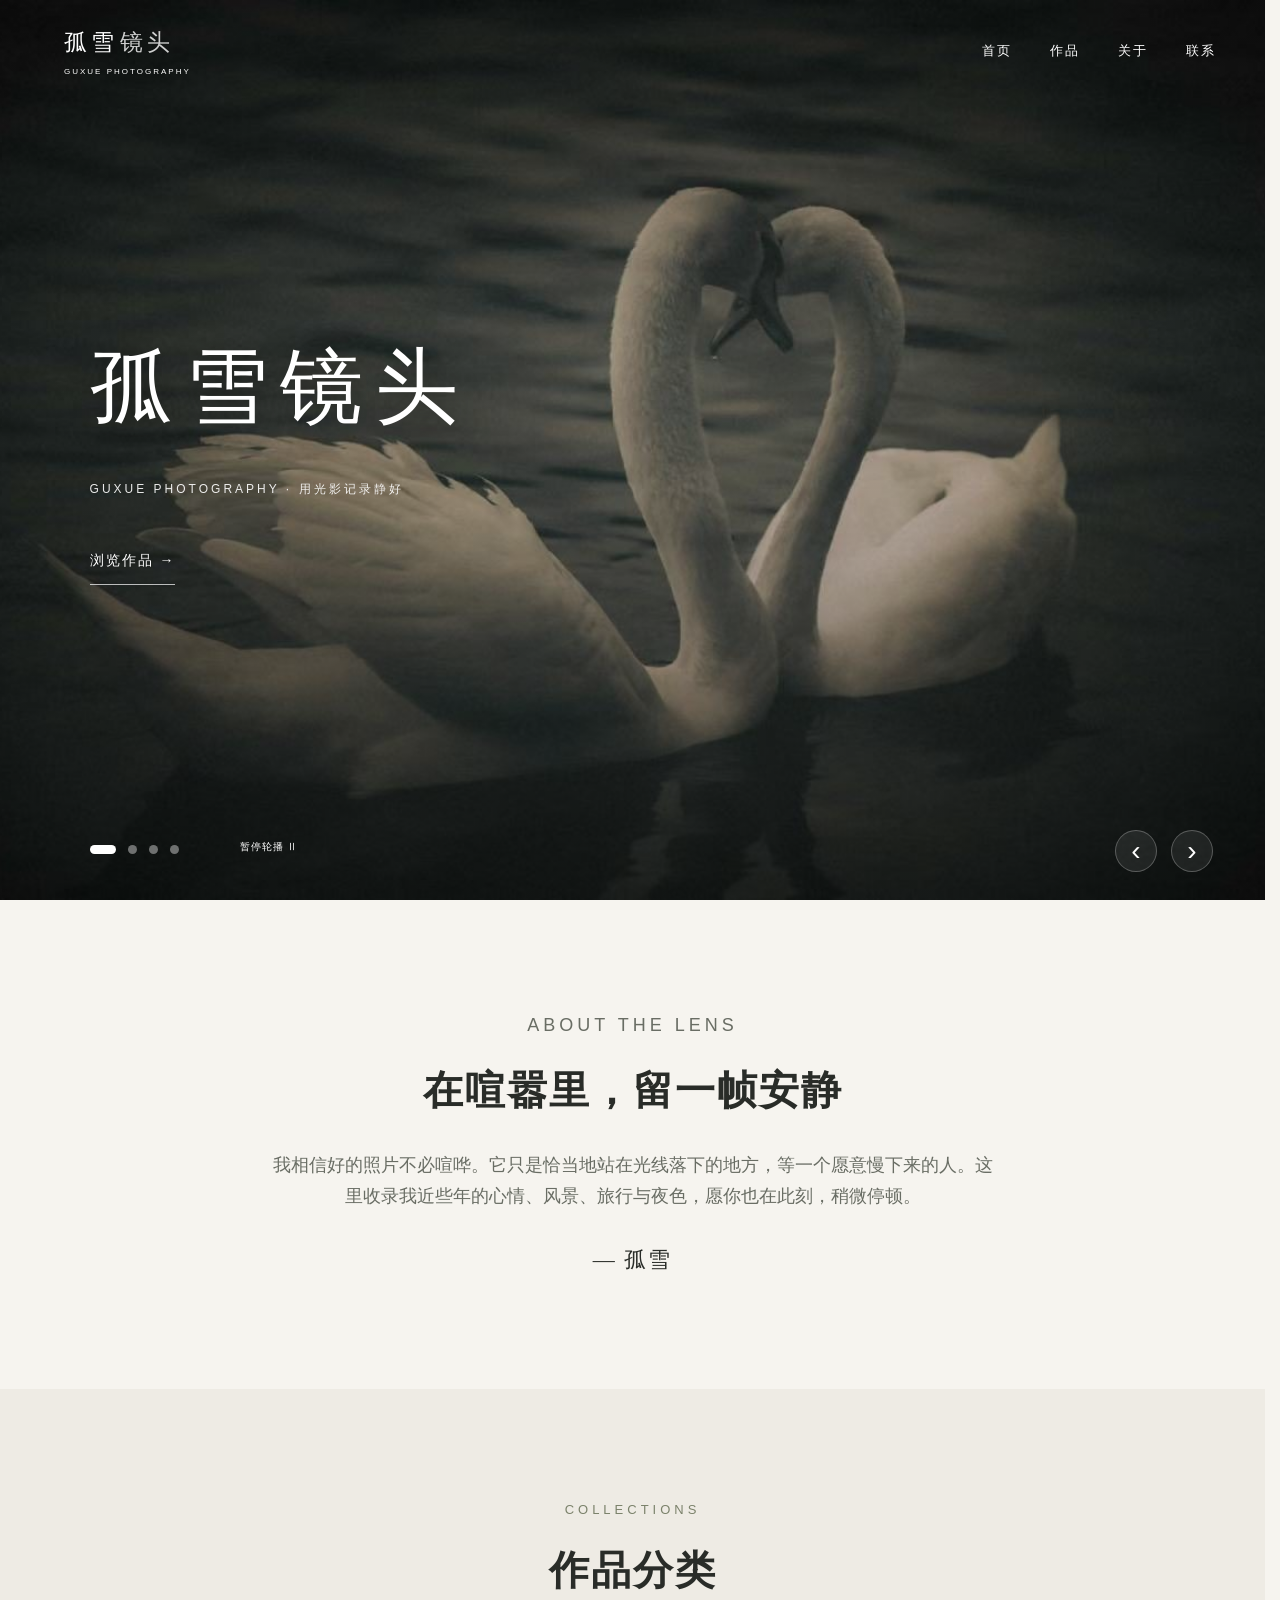
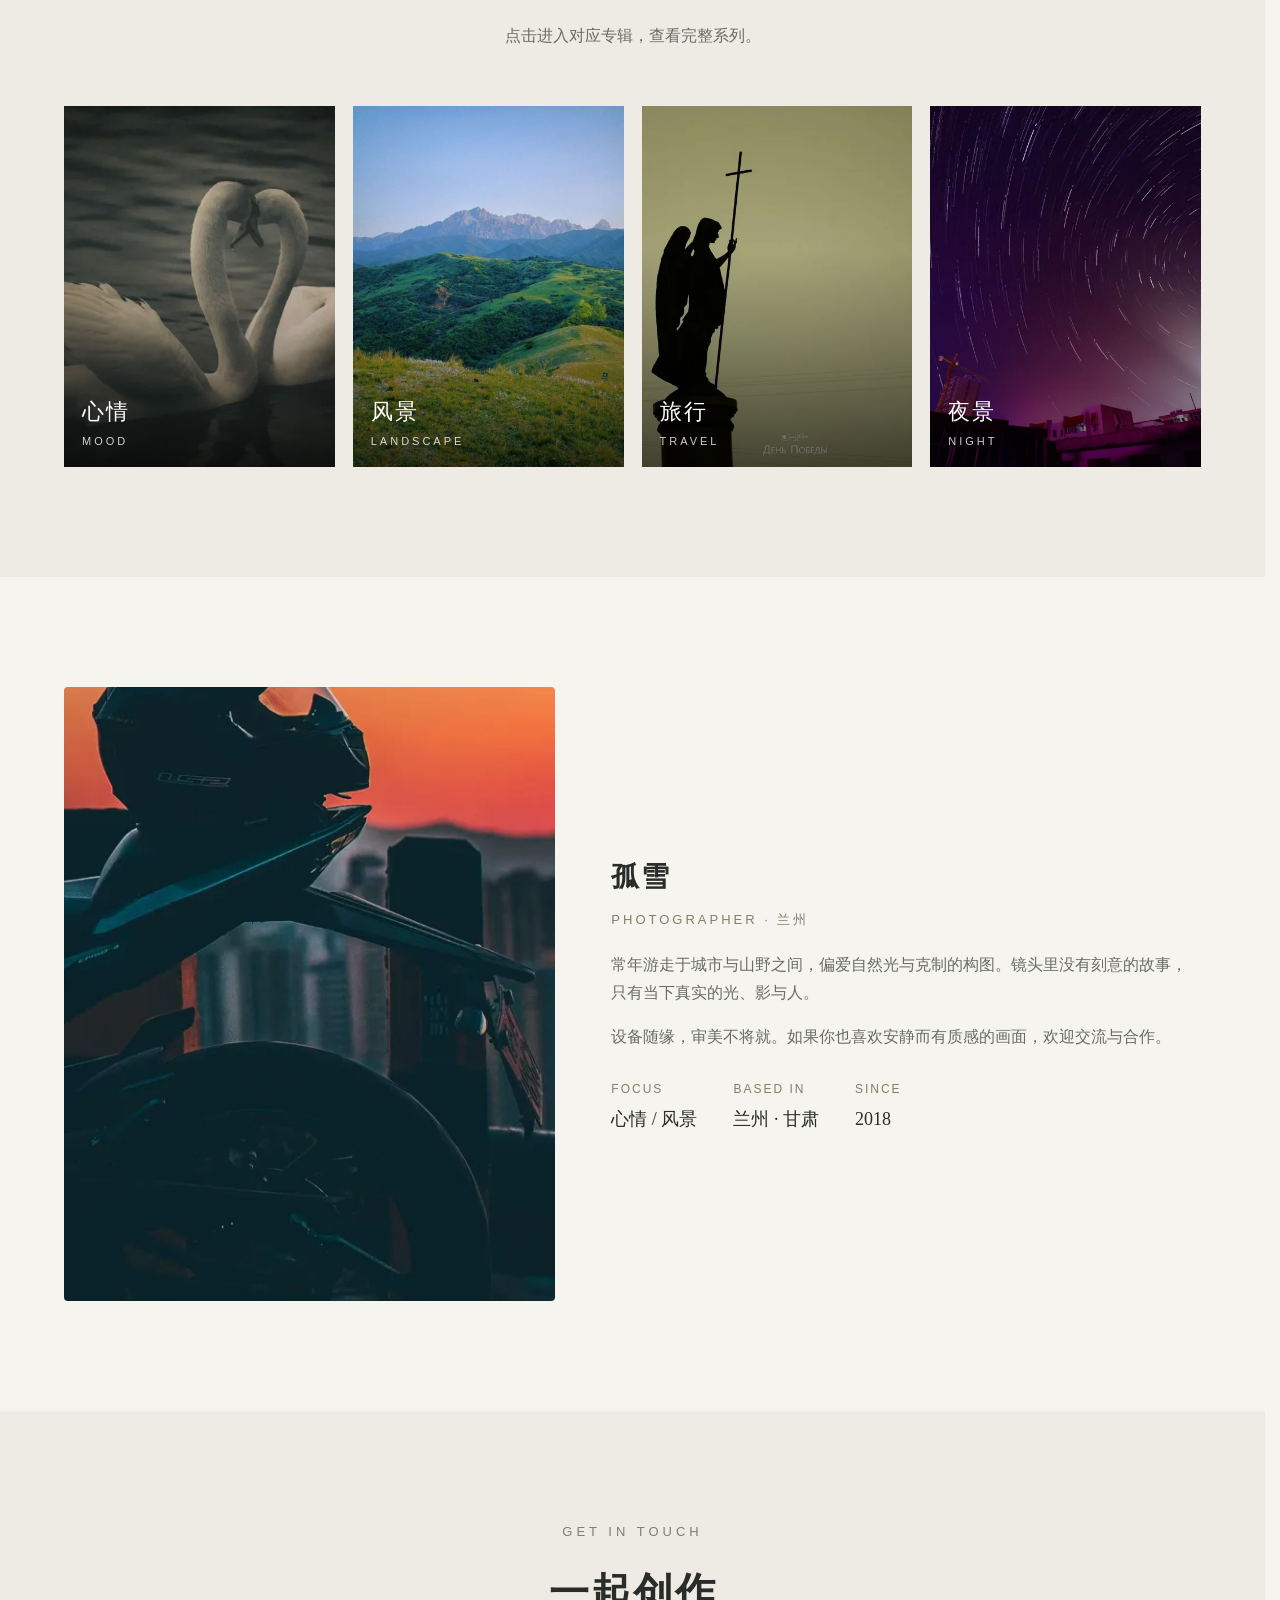
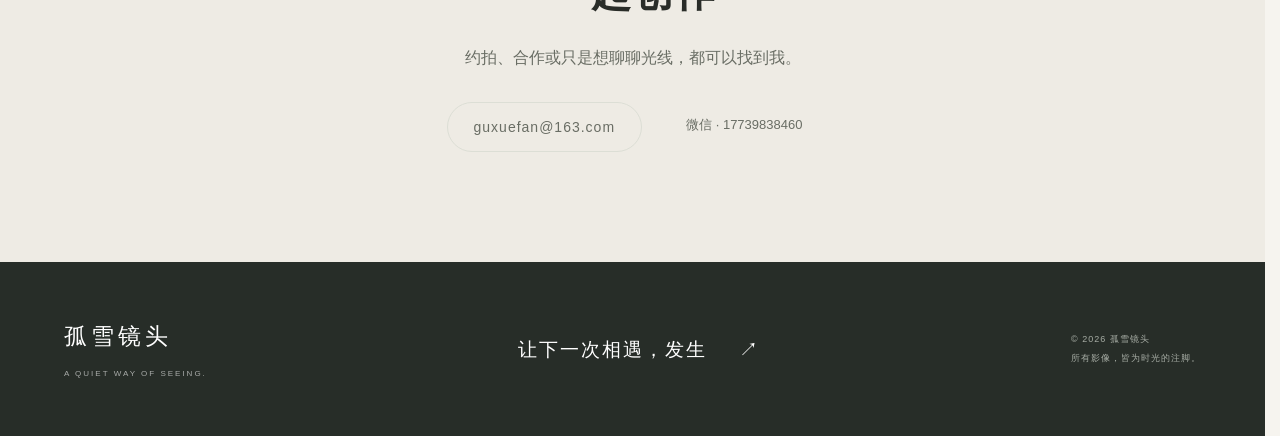
<file: index.html>
<!DOCTYPE html>
<html lang="zh-CN">
<head>
  <meta charset="UTF-8">
  <meta name="viewport" content="width=device-width, initial-scale=1.0, viewport-fit=cover">
  <title>孤雪镜头 | Guxue Photography</title>
  <meta name="description" content="孤雪镜头 — 简约唯美的个人摄影作品集，涵盖心情、风景、旅行与夜景。">
  <meta property="og:title" content="孤雪镜头 | Guxue Photography">
  <meta property="og:description" content="简约唯美的个人摄影作品集，涵盖心情、风景、旅行与夜景。">
  <meta property="og:type" content="website">
  <meta name="theme-color" content="#1A1A1A">
  <link rel="stylesheet" href="css/style.css">
</head>
<body class="home-page">

  <!-- 导航 -->
  <header class="nav" id="nav">
    <div class="container nav__inner">
      <a href="index.html" class="nav__logo">孤雪<span>镜头</span><small>GUXUE PHOTOGRAPHY</small></a>
      <nav class="nav__links" id="navLinks" aria-label="主导航">
        <a href="#home">首页</a>
        <a href="gallery.html">作品</a>
        <a href="#about">关于</a>
        <a href="#contact">联系</a>
      </nav>
      <button class="nav__toggle" id="navToggle" aria-label="打开菜单" aria-controls="navLinks" aria-expanded="false">☰</button>
    </div>
  </header>

  <!-- 首屏轮播（图片放 images/hero/1.jpg ~ 4.jpg） -->
  <section class="hero" id="home">
    <div class="hero__slides" id="heroSlides">
      <div class="hero__slide is-active"><img src="images/hero/1.jpg" alt="孤雪镜头作品"></div>
      <div class="hero__slide"><img src="images/hero/2.jpg" alt="孤雪镜头作品"></div>
      <div class="hero__slide"><img src="images/hero/3.jpg" alt="孤雪镜头作品"></div>
      <div class="hero__slide"><img src="images/hero/4.jpg" alt="孤雪镜头作品"></div>
    </div>
    <button class="hero__arrow hero__arrow--prev" id="heroPrev" aria-label="上一张">‹</button>
    <button class="hero__arrow hero__arrow--next" id="heroNext" aria-label="下一张">›</button>
    <div class="hero__dots" id="heroDots"></div>
    <button class="hero-pause" id="heroPause" aria-pressed="false">暂停轮播 Ⅱ</button>
    <div class="hero__title">
      <h1>孤雪镜头</h1>
      <p class="hero__sub">Guxue Photography · 用光影记录静好</p>
      <a href="gallery.html" class="btn">浏览作品 →</a>
    </div>
  </section>

  <!-- 简介 -->
  <section class="section intro">
    <div class="container reveal">
      <p class="section__kicker">About the lens</p>
      <h2 class="section__title">在喧嚣里，留一帧安静</h2>
      <p style="margin-top:24px;">我相信好的照片不必喧哗。它只是恰当地站在光线落下的地方，等一个愿意慢下来的人。这里收录我近些年的心情、风景、旅行与夜色，愿你也在此刻，稍微停顿。</p>
      <p class="signature">— 孤雪</p>
    </div>
  </section>

  <!-- 分类预览（图片放 images/thumbs/mood/1.webp 等） -->
  <section class="section section--alt">
    <div class="container">
      <div class="section__head reveal">
        <p class="section__kicker">Collections</p>
        <h2 class="section__title">作品分类</h2>
        <p class="section__desc">点击进入对应专辑，查看完整系列。</p>
      </div>
      <div class="cats reveal">
        <a class="cat-card" href="gallery.html?cat=mood">
          <img src="images/thumbs/mood/1.webp" alt="心情" loading="lazy">
          <div class="cat-card__label"><div class="zh">心情</div><div class="en">Mood</div></div>
        </a>
        <a class="cat-card" href="gallery.html?cat=landscape">
          <img src="images/thumbs/landscape/1.webp" alt="风景" loading="lazy">
          <div class="cat-card__label"><div class="zh">风景</div><div class="en">Landscape</div></div>
        </a>
        <a class="cat-card" href="gallery.html?cat=travel">
          <img src="images/thumbs/travel/1.webp" alt="旅行" loading="lazy">
          <div class="cat-card__label"><div class="zh">旅行</div><div class="en">Travel</div></div>
        </a>
        <a class="cat-card" href="gallery.html?cat=night">
          <img src="images/thumbs/night/1.webp" alt="夜景" loading="lazy">
          <div class="cat-card__label"><div class="zh">夜景</div><div class="en">Night</div></div>
        </a>
      </div>
    </div>
  </section>

  <!-- 关于（图片放 images/thumbs/mood/14.webp） -->
  <section class="section" id="about">
    <div class="container about reveal">
      <div class="about__photo">
        <img src="images/thumbs/mood/14.webp" alt="孤雪的摄影作品：镜头与光影" loading="lazy">
      </div>
      <div class="about__body">
        <h3>孤雪</h3>
        <p class="role">Photographer · 兰州</p>
        <p>常年游走于城市与山野之间，偏爱自然光与克制的构图。镜头里没有刻意的故事，只有当下真实的光、影与人。</p>
        <p>设备随缘，审美不将就。如果你也喜欢安静而有质感的画面，欢迎交流与合作。</p>
        <div class="about__meta">
          <div><span class="k">Focus</span><span class="v">心情 / 风景</span></div>
          <div><span class="k">Based in</span><span class="v">兰州 · 甘肃</span></div>
          <div><span class="k">Since</span><span class="v">2018</span></div>
        </div>
      </div>
    </div>
  </section>

  <!-- 联系 -->
  <section class="section section--alt contact" id="contact">
    <div class="container reveal">
      <p class="section__kicker">Get in touch</p>
      <h2 class="section__title">一起创作</h2>
      <p class="section__desc">约拍、合作或只是想聊聊光线，都可以找到我。</p>
      <div class="contact__links">
        <a href="mailto:guxuefan@163.com">guxuefan@163.com</a>
        <span class="contact-note">微信 · 17739838460</span>
      </div>
    </div>
  </section>

  <!-- 页脚 -->
  <footer class="footer"><div class="container footer__inner"><div><div class="footer__logo">孤雪镜头</div><div class="footer__tag">A QUIET WAY OF SEEING.</div></div><a class="footer__contact" href="#contact">让下一次相遇，发生 <span>↗</span></a><div class="footer__copy">© 2026 孤雪镜头<br>所有影像，皆为时光的注脚。</div></div></footer>

  <script src="js/main.js"></script>
</body>
</html>
</file>
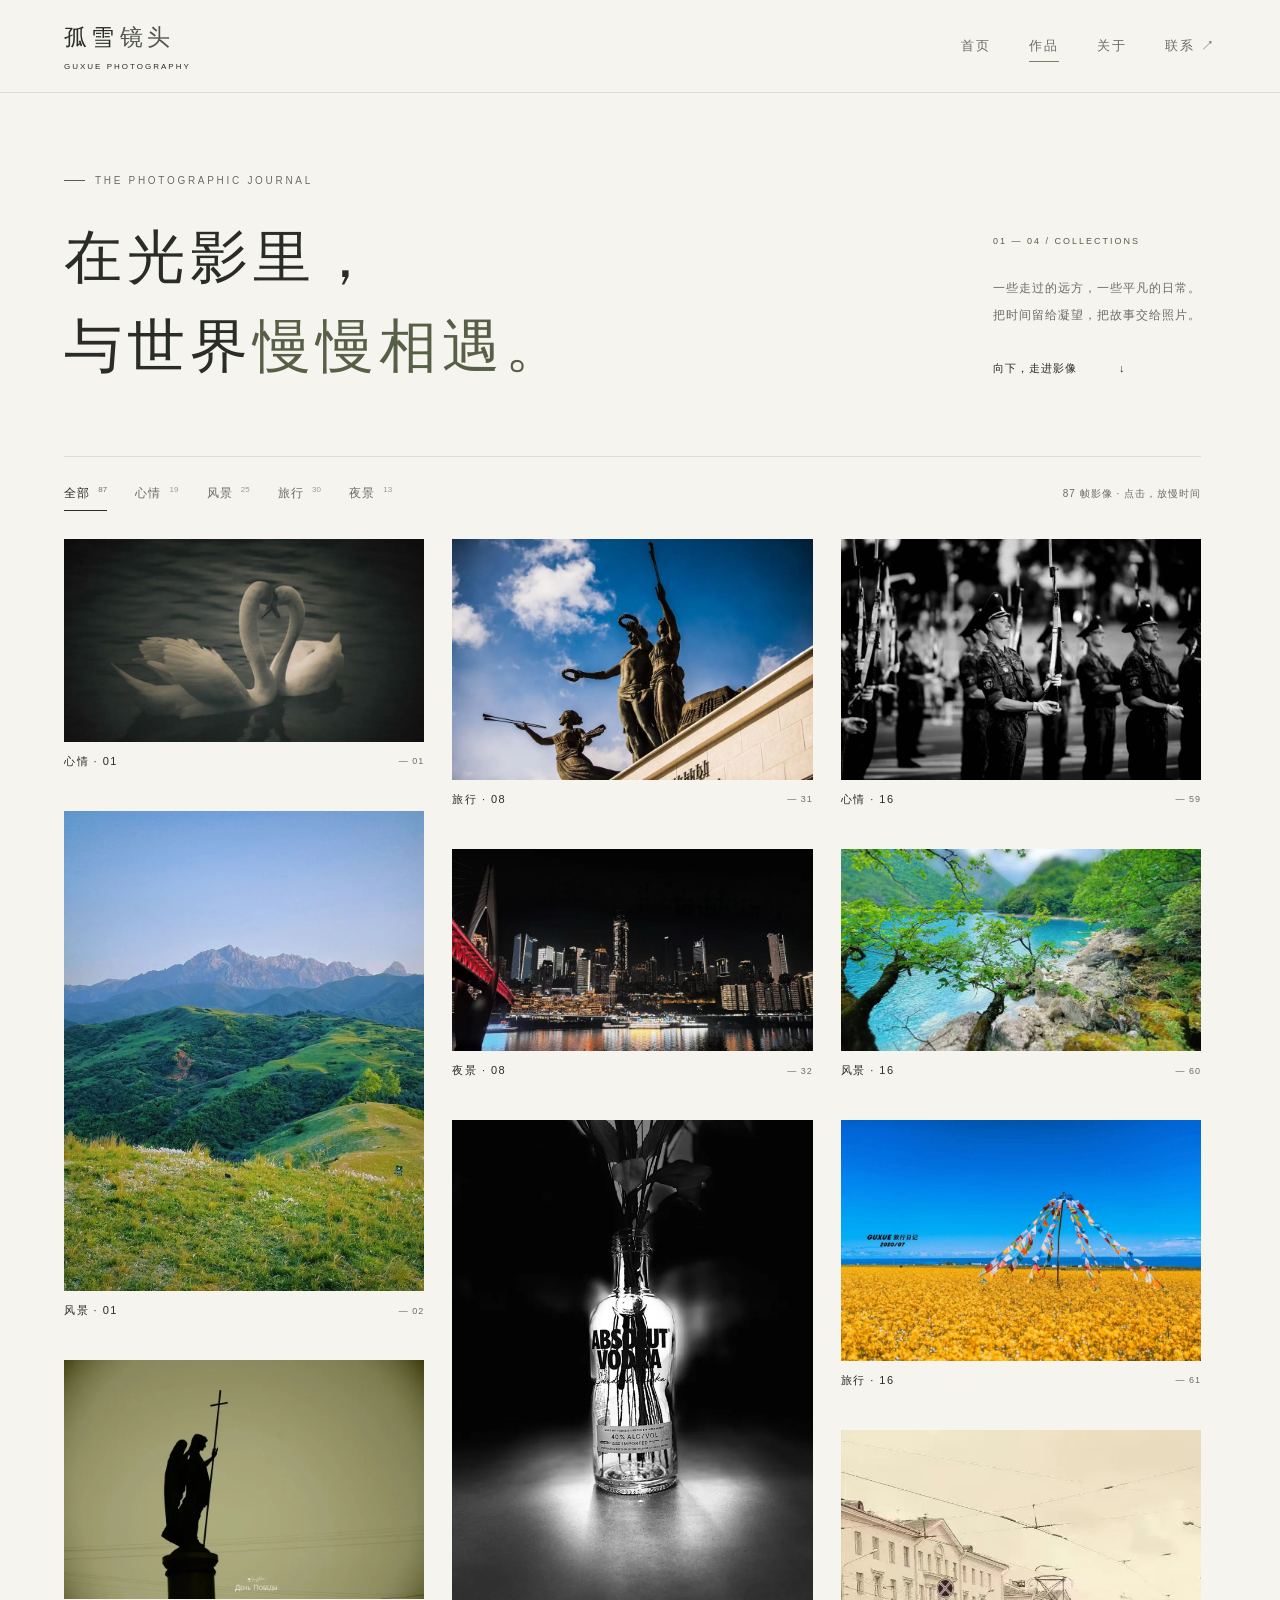
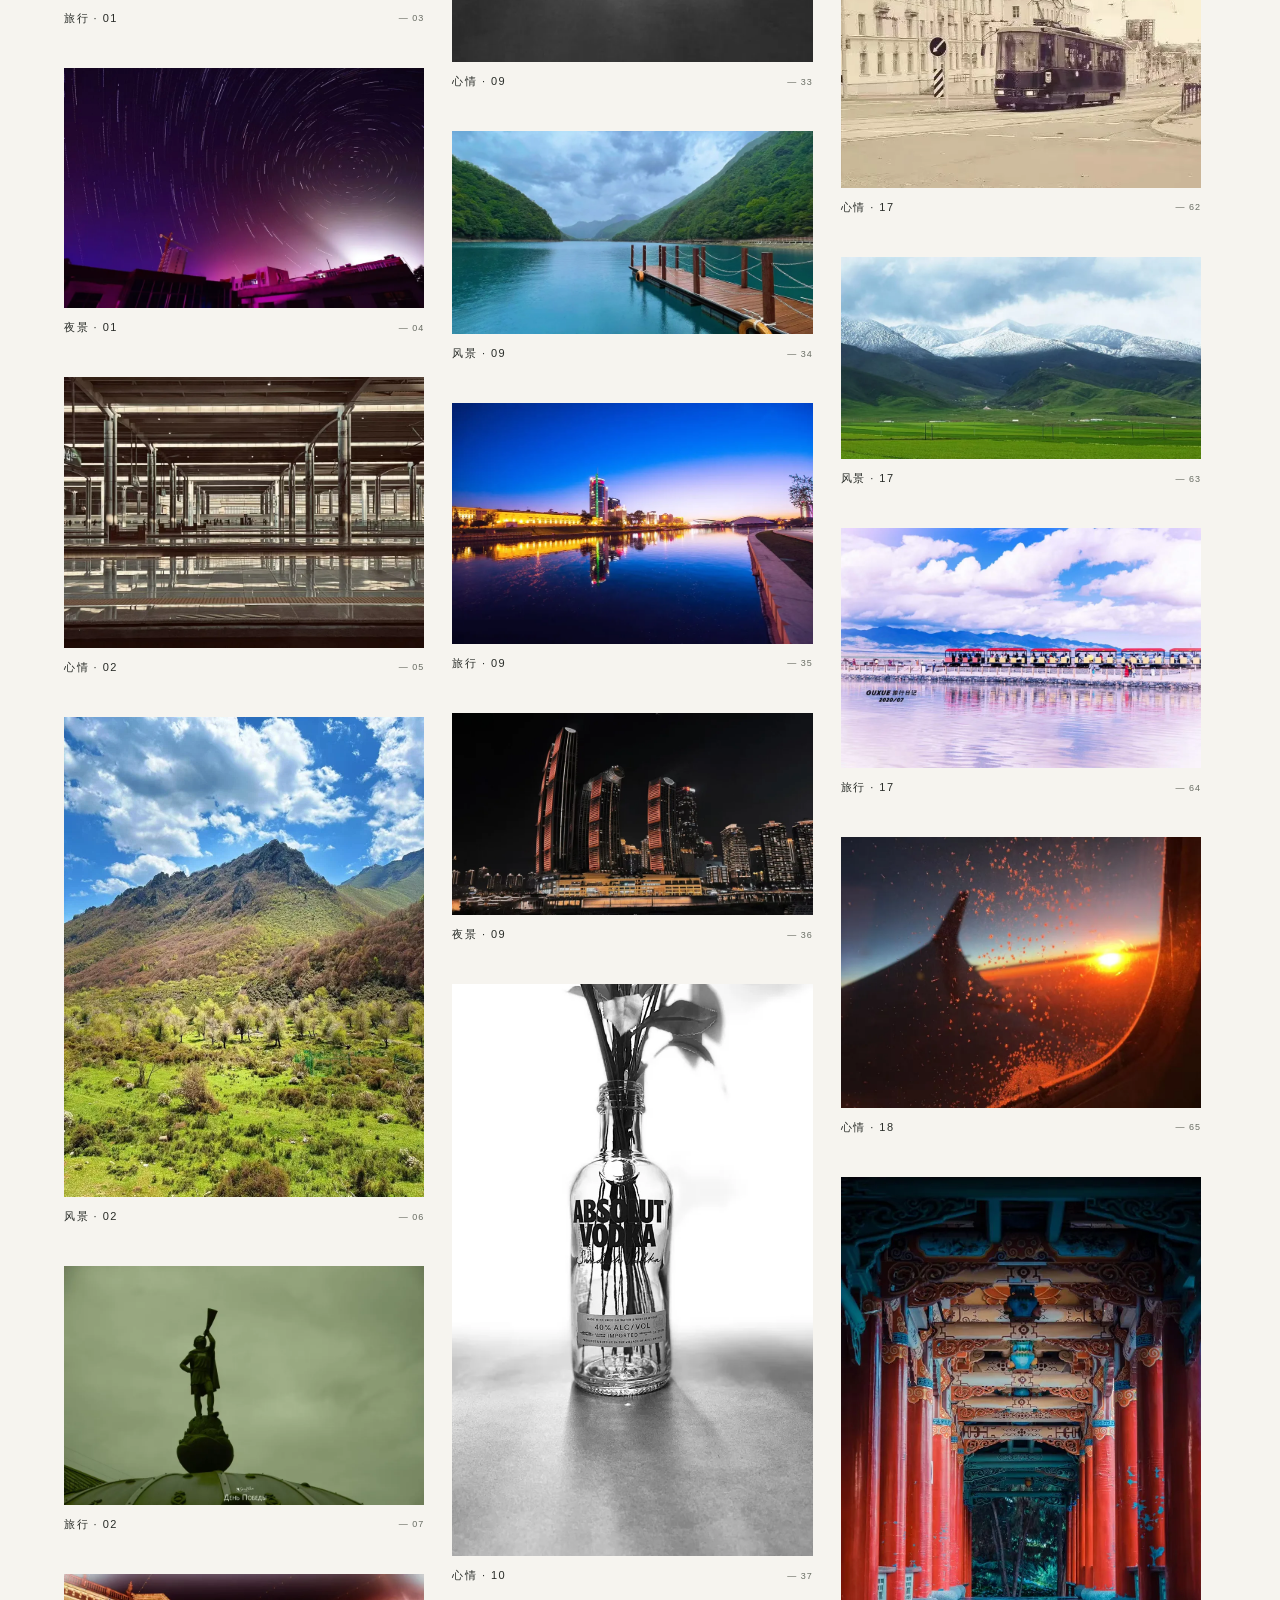
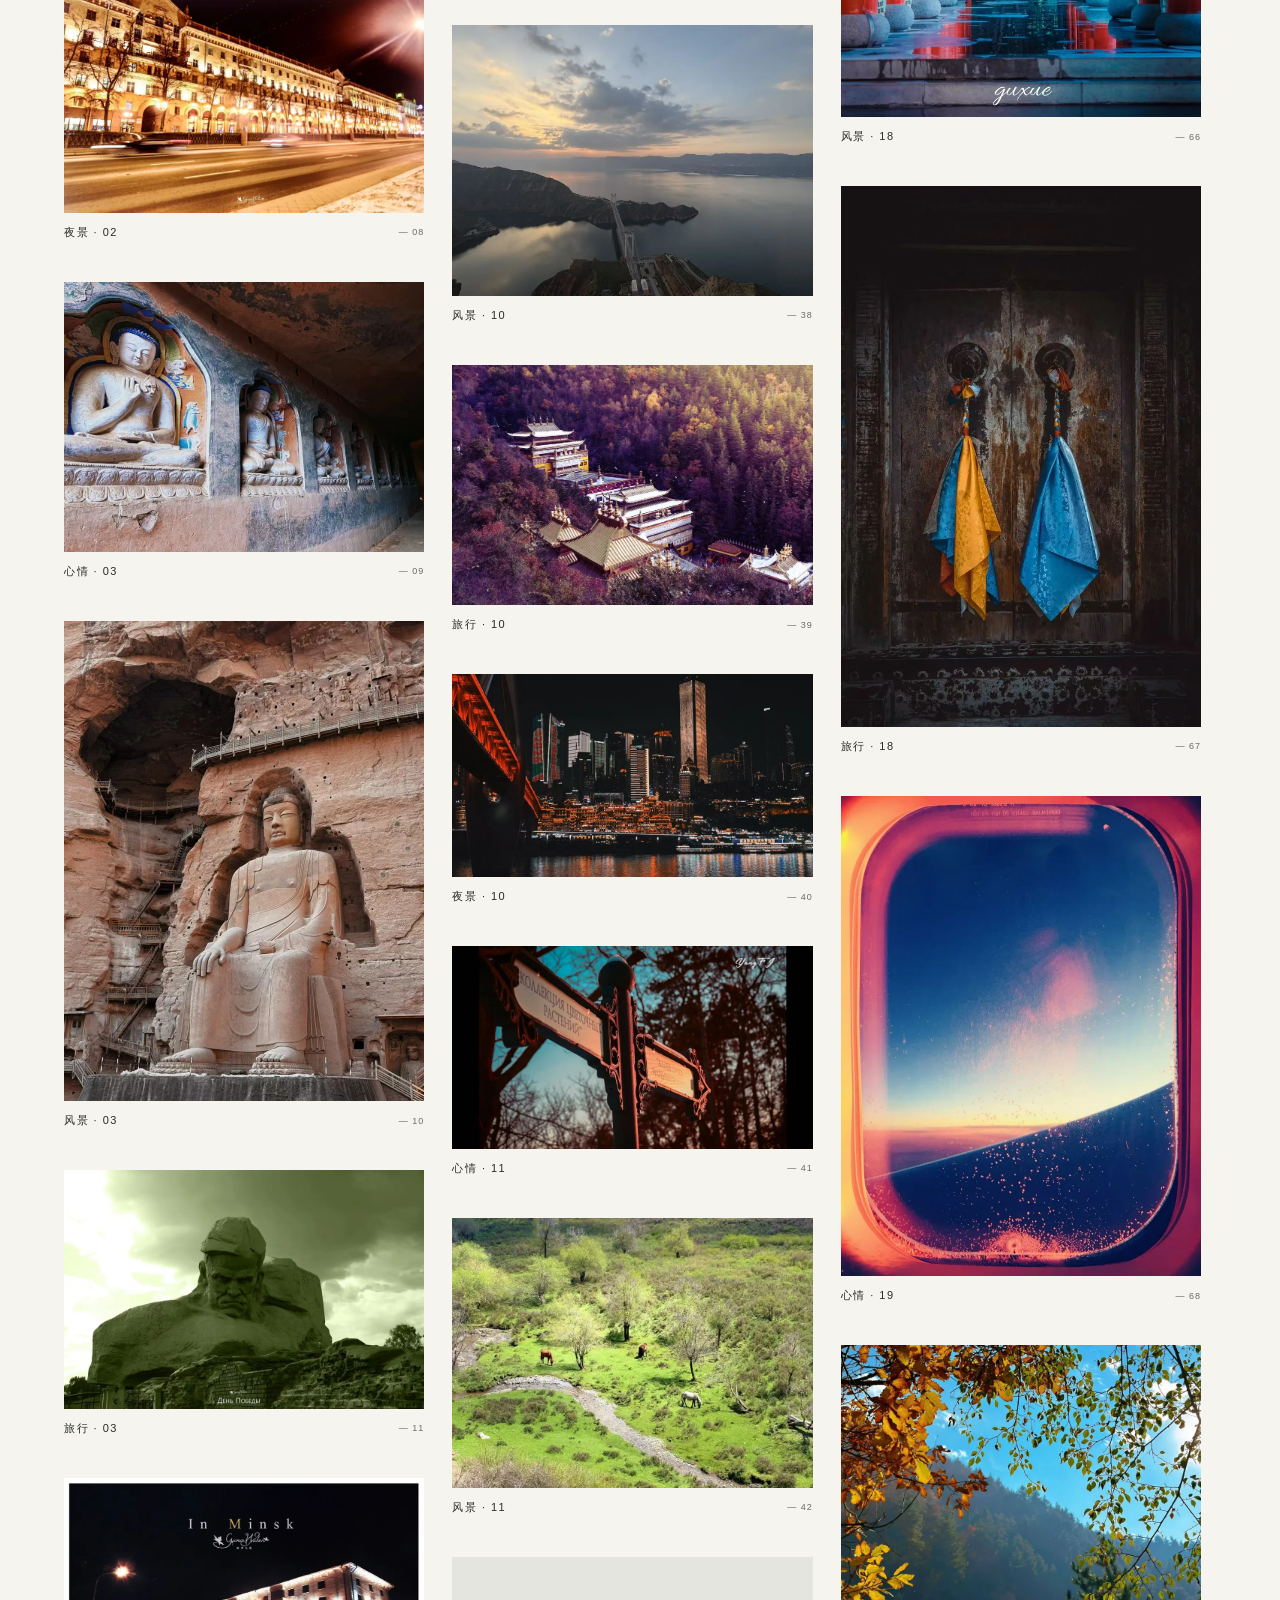
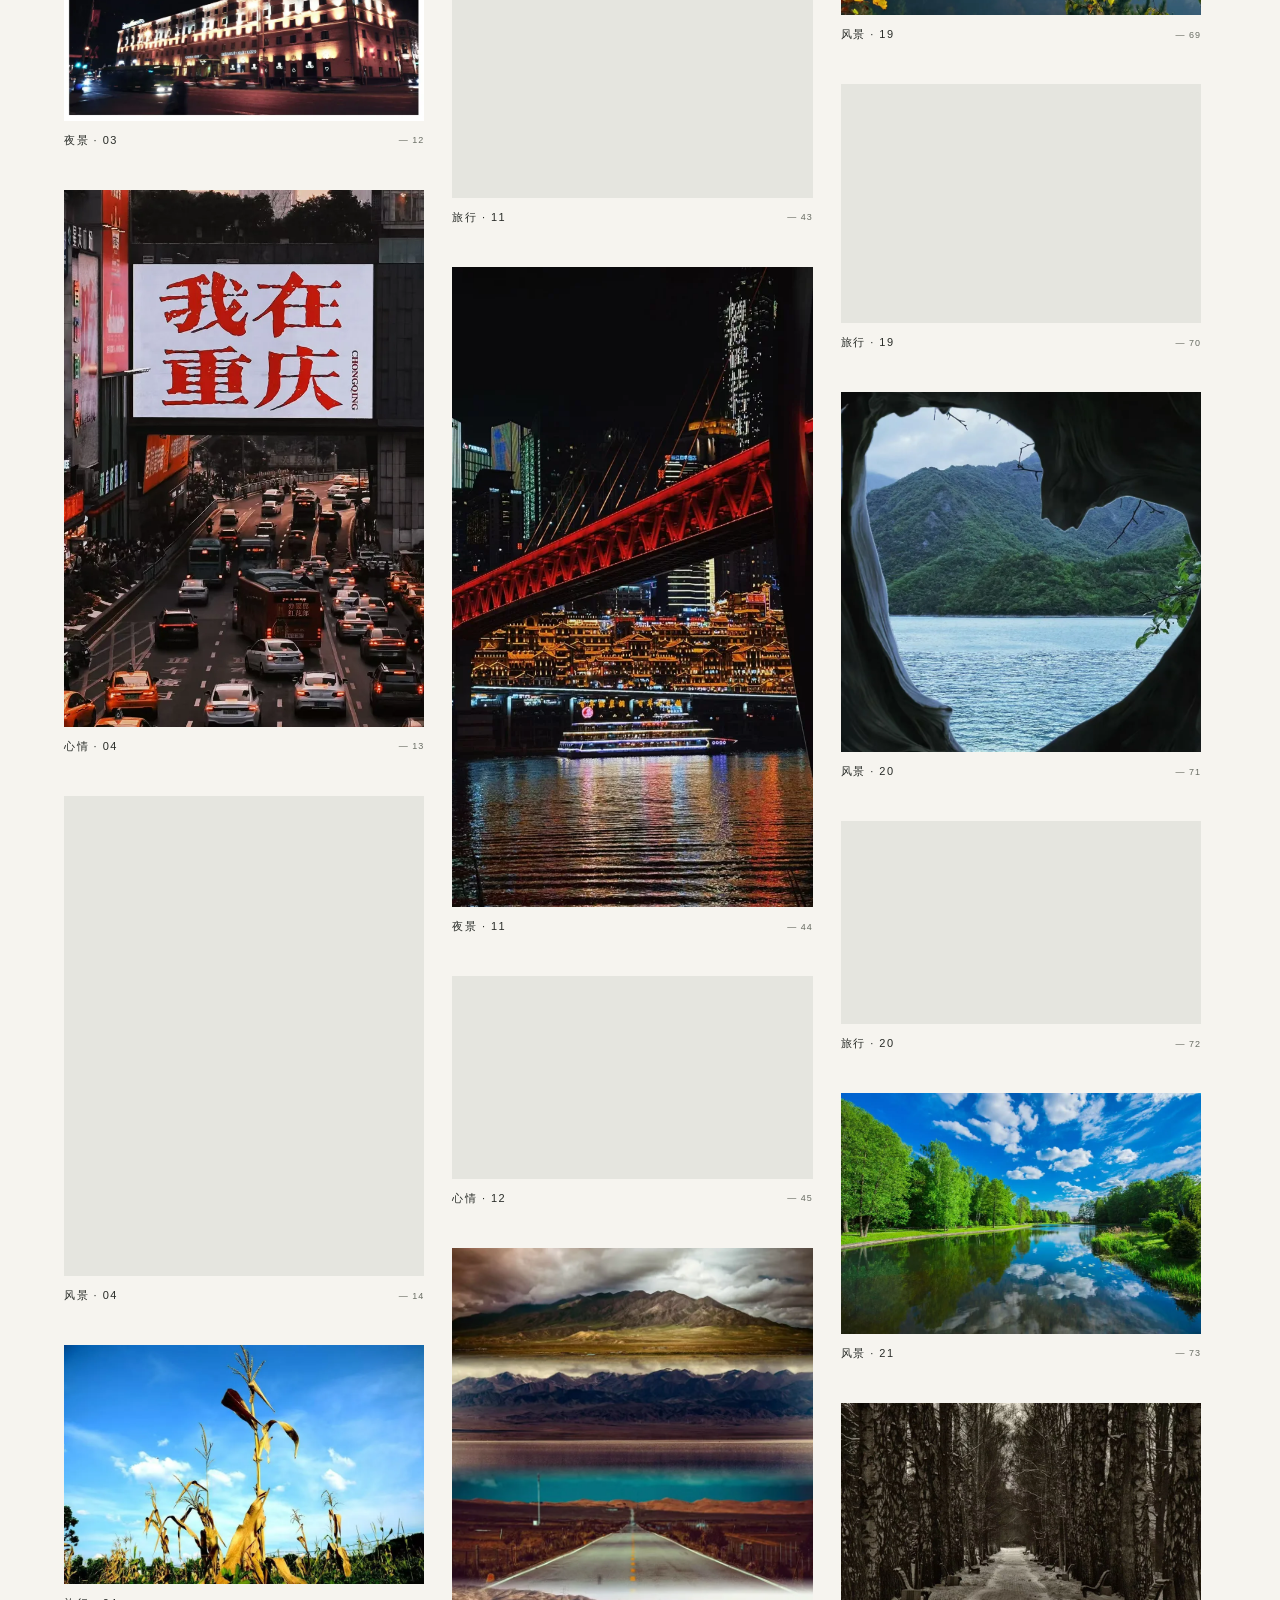
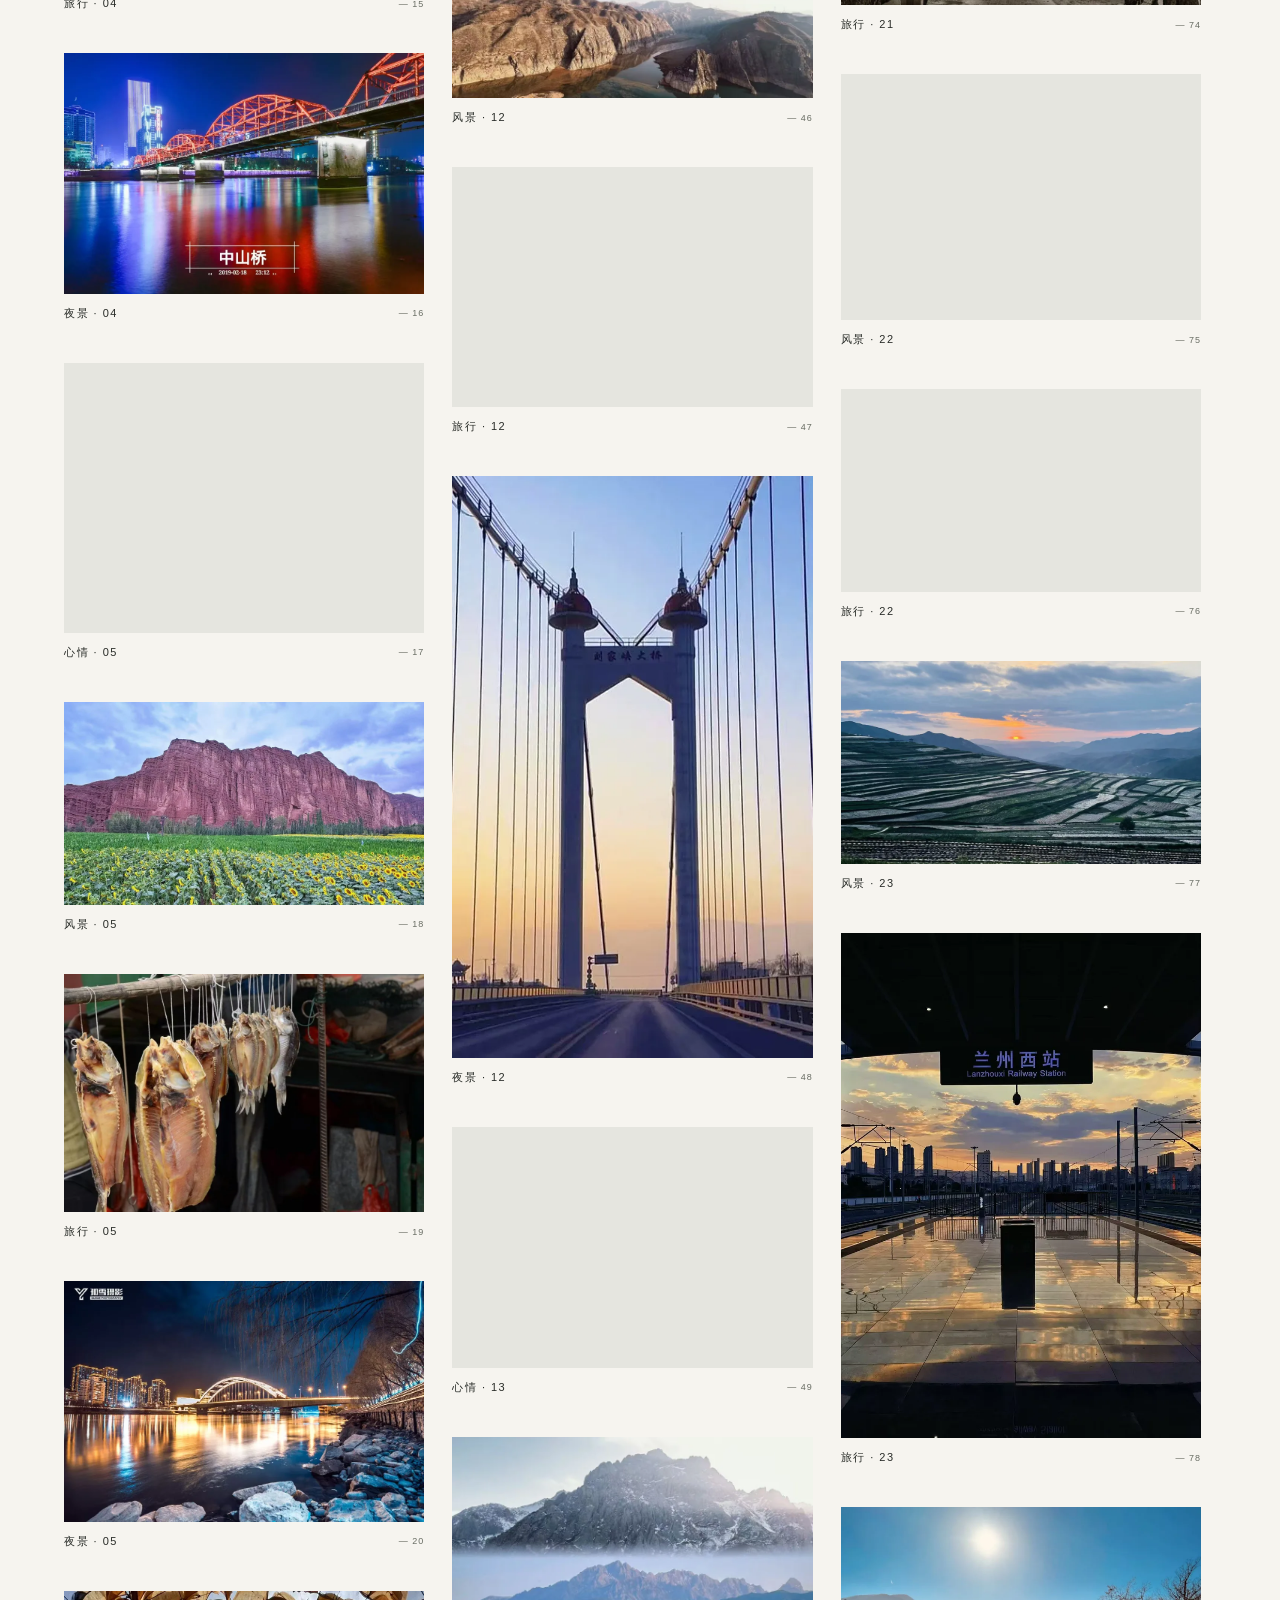
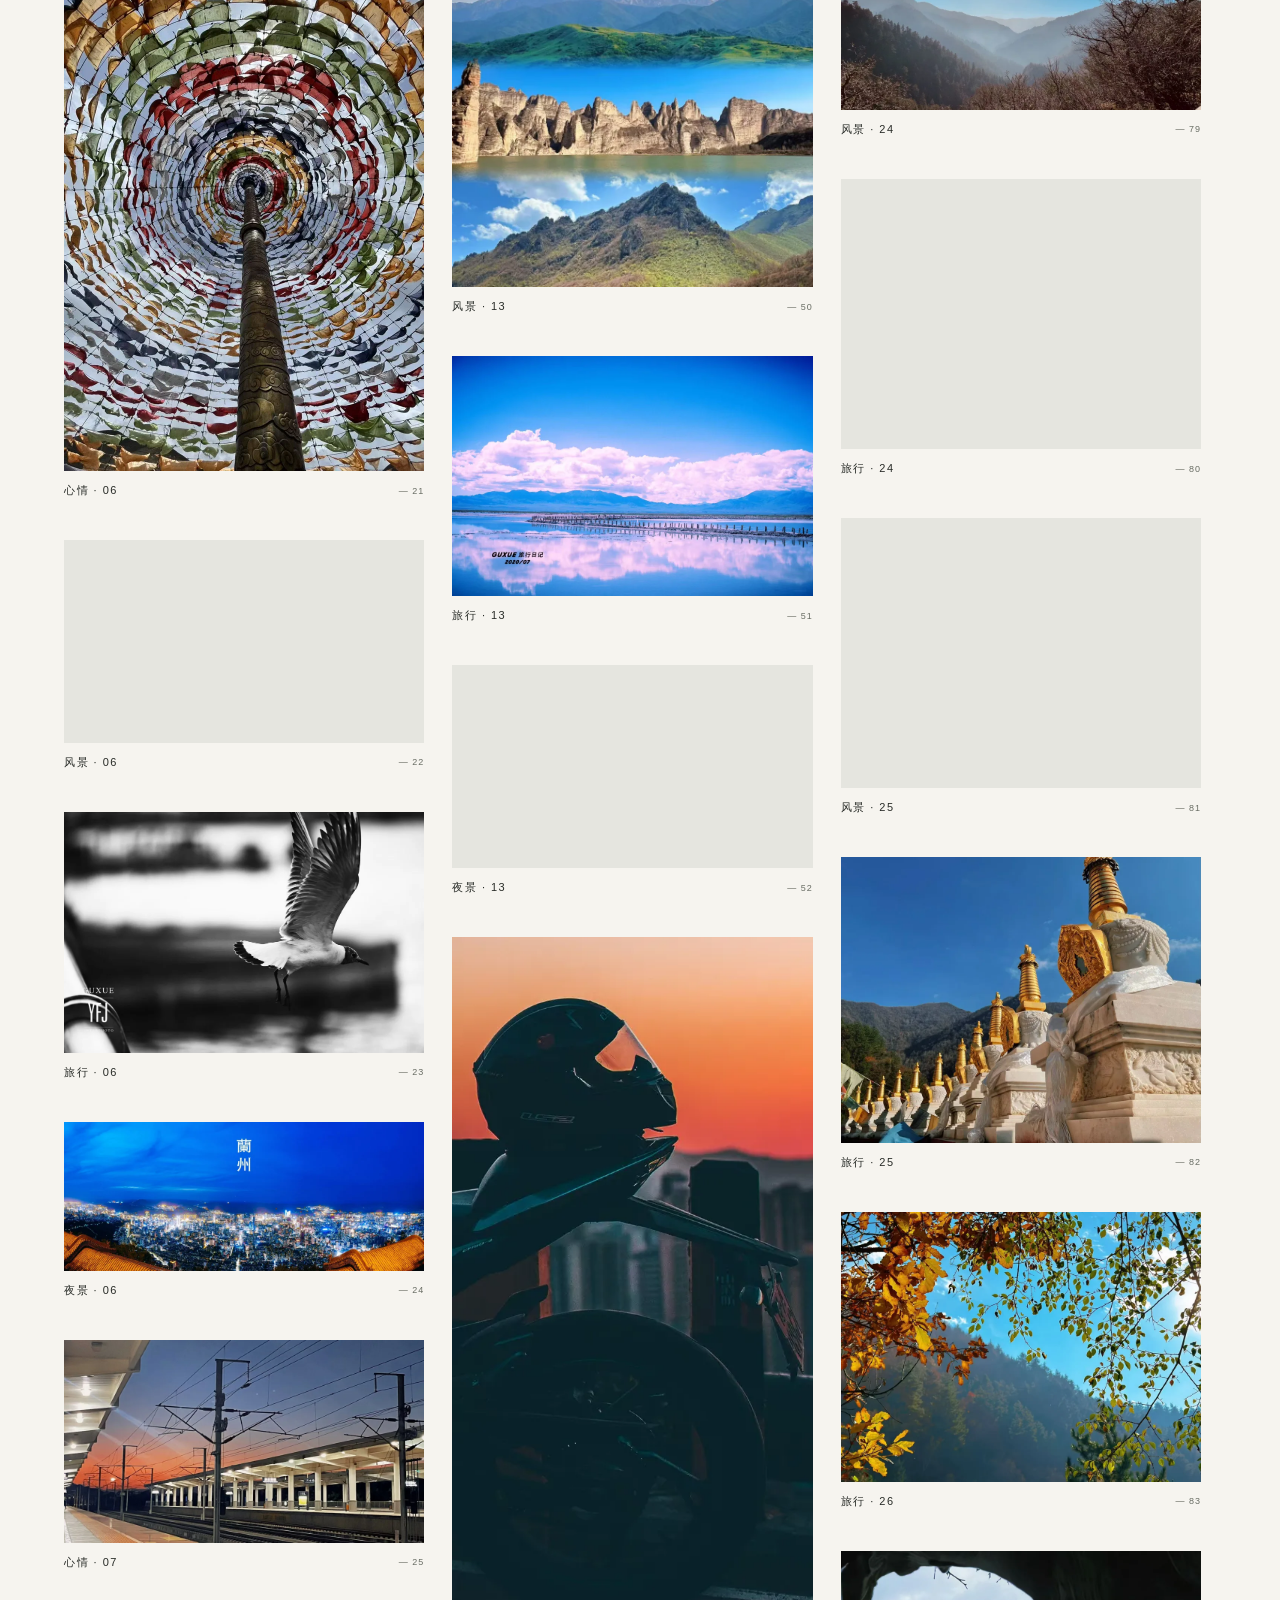
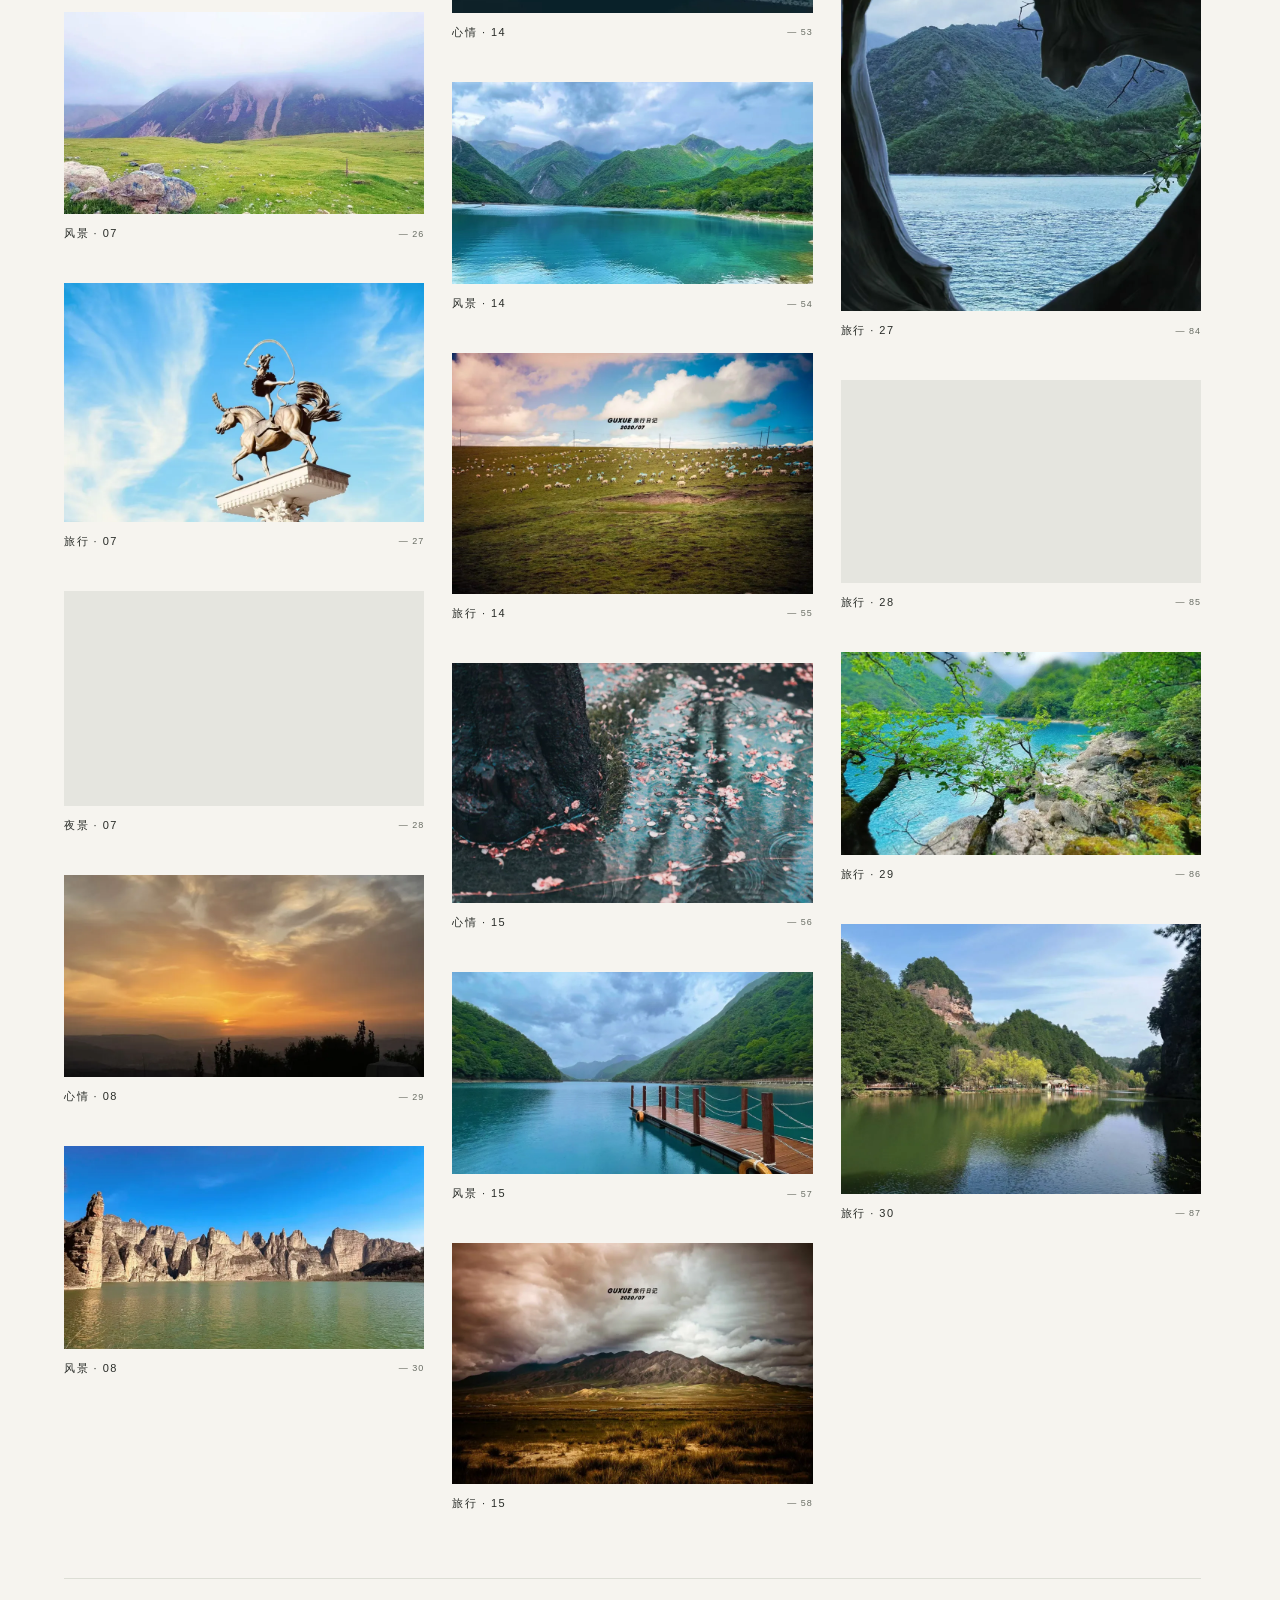
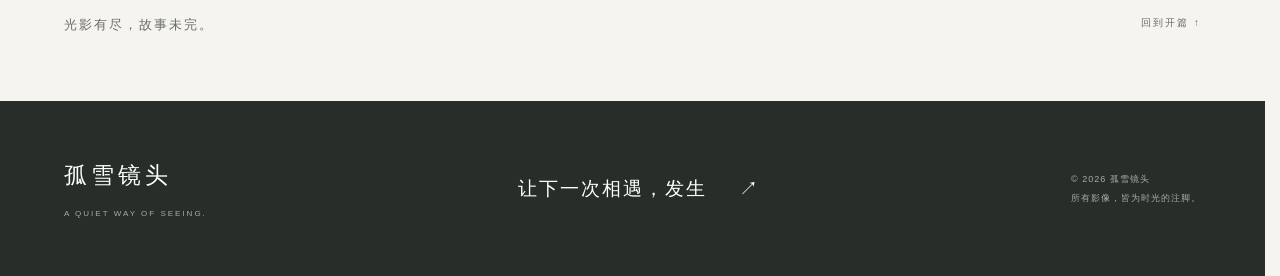
<file: gallery.html>
<!DOCTYPE html>
<html lang="zh-CN">
<head>
  <meta charset="UTF-8">
  <meta name="viewport" content="width=device-width, initial-scale=1.0, viewport-fit=cover">
  <title>影像集 · 孤雪镜头 | Guxue Photography</title>
  <meta name="description" content="孤雪的个人影像集。在心情、山野、旅途与夜色之间，收藏值得停留的瞬间。">
  <meta name="theme-color" content="#f6f4ef">
  <link rel="stylesheet" href="css/style.css">
</head>
<body class="gallery-page">
  <a class="skip-link" href="#galleryGrid">跳至摄影作品</a>
  <header class="nav is-scrolled" id="nav">
    <div class="container nav__inner">
      <a href="index.html" class="nav__logo">孤雪<span>镜头</span><small>GUXUE PHOTOGRAPHY</small></a>
      <nav class="nav__links" id="navLinks" aria-label="主导航">
        <a href="index.html">首页</a><a href="gallery.html" aria-current="page">作品</a><a href="index.html#about">关于</a><a href="index.html#contact">联系 <span aria-hidden="true">↗</span></a>
      </nav>
      <button class="nav__toggle" id="navToggle" aria-label="打开菜单" aria-controls="navLinks" aria-expanded="false">☰</button>
    </div>
  </header>
  <main id="main">
    <section class="portfolio-intro container">
      <div>
        <p class="eyebrow"><span></span> THE PHOTOGRAPHIC JOURNAL</p>
        <h1>在光影里，<br>与世界<span class="title-poem">慢慢相遇。</span></h1>
      </div>
      <div class="portfolio-intro__note"><span class="note-index">01 — 04 / COLLECTIONS</span><p>一些走过的远方，一些平凡的日常。<br>把时间留给凝望，把故事交给照片。</p><a href="#works">向下，走进影像 <span aria-hidden="true">↓</span></a></div>
    </section>
    <section class="portfolio-works container" id="works" aria-label="摄影作品">
      <div class="gallery-toolbar">
        <div class="filters" aria-label="按系列筛选">
          <button class="filter-btn is-active" data-filter="all" aria-pressed="true">全部 <sup></sup></button>
          <button class="filter-btn" data-filter="mood" aria-pressed="false">心情 <sup></sup></button>
          <button class="filter-btn" data-filter="landscape" aria-pressed="false">风景 <sup></sup></button>
          <button class="filter-btn" data-filter="travel" aria-pressed="false">旅行 <sup></sup></button>
          <button class="filter-btn" data-filter="night" aria-pressed="false">夜景 <sup></sup></button>
        </div>
        <p class="gallery-count" id="galleryCount" role="status" aria-live="polite">正在整理影像…</p>
      </div>
      <div class="gallery-grid" id="galleryGrid" tabindex="-1"></div>
      <noscript><p>请启用 JavaScript 浏览影像集。</p></noscript>
      <div class="gallery-end"><span>光影有尽，故事未完。</span><a href="#main">回到开篇 ↑</a></div>
    </section>
  </main>
  <footer class="footer"><div class="container footer__inner"><div><div class="footer__logo">孤雪镜头</div><div class="footer__tag">A QUIET WAY OF SEEING.</div></div><a class="footer__contact" href="index.html#contact">让下一次相遇，发生 <span>↗</span></a><div class="footer__copy">© 2026 孤雪镜头<br>所有影像，皆为时光的注脚。</div></div></footer>
  <div class="lightbox" id="lightbox" role="dialog" aria-modal="true" aria-label="沉浸式照片查看器" aria-hidden="true" tabindex="-1">
    <div class="lightbox__top"><span class="lightbox__brand">孤雪 <small> / VIEWING ROOM</small></span><div class="lightbox__tools"><button id="lightboxZoom" aria-label="放大照片" aria-pressed="false">放大 ＋</button><button class="lightbox__close" id="lightboxClose" aria-label="关闭照片查看器">关闭 <span>×</span></button></div></div>
    <button class="lightbox__arrow lightbox__arrow--prev" id="lightboxPrev" aria-label="上一张">←</button>
    <div class="lightbox__stage" id="lightboxStage"><img id="lightboxImg" alt="" draggable="false"><p class="lightbox__status" id="lightboxStatus" role="status"></p></div>
    <button class="lightbox__arrow lightbox__arrow--next" id="lightboxNext" aria-label="下一张">→</button>
    <div class="lightbox__bottom"><div><p id="lightboxSeries" class="eyebrow"></p><p class="lightbox__caption" id="lightboxCaption"></p></div><p id="lightboxCounter" aria-live="polite"></p><p class="lightbox__hint">← → 切换 · ESC 关闭<span>左右轻扫，继续观看</span></p></div>
    <div class="lightbox__progress" id="lightboxProgress"></div>
  </div>
  <script src="js/photos.js"></script>
  <script src="js/main.js"></script>
</body>
</html>
</file>
<file: css/style.css>
/* =========================================================
   孤雪镜头 Guxue Photography — 简约唯美风格
   纯静态 / 响应式 / 无框架依赖
   ========================================================= */

:root {
  --bg: #FAF8F5;          /* 米白主背景 */
  --bg-alt: #F2EEE8;      /* 浅灰区块背景 */
  --ink: #1A1A1A;         /* 主文字 */
  --ink-soft: #5A5550;    /* 次要文字 */
  --line: #E4DED5;        /* 分隔线 */
  --accent: #9A8C78;      /* 暖灰点缀 */
  --accent-deep: #6E6354;
  --maxw: 1200px;
  --radius: 4px;
  --ease: cubic-bezier(.22, .61, .36, 1);
  --serif: "Noto Serif SC", Georgia, "Songti SC", "SimSun", serif;
  --sans: "Noto Sans SC", "PingFang SC", "Microsoft YaHei", -apple-system, BlinkMacSystemFont, "Segoe UI", sans-serif;
}

* { box-sizing: border-box; margin: 0; padding: 0; }

html { scroll-behavior: smooth; }

body {
  font-family: var(--sans);
  background: var(--bg);
  color: var(--ink);
  line-height: 1.75;
  -webkit-font-smoothing: antialiased;
  text-rendering: optimizeLegibility;
}

img { display: block; max-width: 100%; }
a { color: inherit; text-decoration: none; }
button { font-family: inherit; cursor: pointer; border: none; background: none; }

.container { max-width: var(--maxw); margin: 0 auto; padding: 0 24px; }

/* 滚动渐显 */
.reveal { opacity: 0; transform: translateY(24px); transition: opacity .8s var(--ease), transform .8s var(--ease); }
.reveal.is-visible { opacity: 1; transform: none; }

/* ===================== 导航 ===================== */
.nav {
  position: fixed; top: 0; left: 0; right: 0; z-index: 100;
  padding: 18px 0;
  transition: background .4s var(--ease), padding .4s var(--ease), box-shadow .4s var(--ease);
}
.nav.is-scrolled {
  background: rgba(250, 248, 245, .85);
  backdrop-filter: saturate(180%) blur(12px);
  -webkit-backdrop-filter: saturate(180%) blur(12px);
  padding: 12px 0;
  box-shadow: 0 1px 0 var(--line);
}
.nav__inner { display: flex; align-items: center; justify-content: space-between; }
.nav__logo {
  font-family: var(--serif);
  font-size: 22px; font-weight: 600; letter-spacing: 2px; color: #fff;
  transition: color .4s var(--ease);
}
.nav__logo span { font-weight: 400; opacity: .8; margin-left: 2px; }
.nav.is-scrolled .nav__logo { color: var(--ink); }
.nav__links { display: flex; gap: 32px; }
.nav__links a {
  color: #fff; font-size: 15px; letter-spacing: 1px; position: relative; padding: 4px 0;
  transition: color .4s var(--ease);
}
.nav.is-scrolled .nav__links a { color: var(--ink-soft); }
.nav__links a::after {
  content: ""; position: absolute; left: 0; bottom: 0; height: 1px; width: 0;
  background: var(--accent); transition: width .35s var(--ease);
}
.nav__links a:hover { color: var(--accent-deep); }
.nav__links a:hover::after { width: 100%; }
.nav__toggle { display: none; color: #fff; font-size: 24px; line-height: 1; transition: color .4s var(--ease); }
.nav.is-scrolled .nav__toggle { color: var(--ink); }

/* ===================== 首屏轮播 ===================== */
.hero { position: relative; height: 100dvh; min-height: 560px; overflow: hidden; background: #111; }
.hero__slides { position: absolute; inset: 0; }
.hero__slide {
  position: absolute; inset: 0;
  background-size: cover; background-position: center;
  opacity: 0; transition: opacity 1.2s var(--ease);
}
.hero__slide.is-active { opacity: 1; }
.hero__slide img { position: absolute; inset: 0; width: 100%; height: 100%; object-fit: cover; }
.hero__slide::after { content: ""; position: absolute; inset: 0; background: linear-gradient(180deg, rgba(0,0,0,.35) 0%, rgba(0,0,0,.15) 40%, rgba(0,0,0,.45) 100%); }

.hero__title {
  position: absolute; inset: 0; z-index: 3;
  display: flex; flex-direction: column; align-items: center; justify-content: center;
  text-align: center; color: #fff; padding: 0 24px;
  pointer-events: none;
}
.hero__title h1 {
  font-family: var(--serif); font-weight: 600;
  font-size: clamp(40px, 8vw, 84px); letter-spacing: 12px; text-indent: 12px;
  text-shadow: 0 2px 30px rgba(0,0,0,.4);
}
.hero__sub {
  margin-top: 18px; font-size: clamp(12px, 1.6vw, 15px);
  letter-spacing: 4px; opacity: .9; text-transform: uppercase;
}
.hero__title .btn { pointer-events: auto; margin-top: 36px; }

.hero__arrow {
  position: absolute; top: 50%; transform: translateY(-50%); z-index: 4;
  width: 52px; height: 52px; border-radius: 50%;
  color: #fff; font-size: 28px; line-height: 1;
  display: flex; align-items: center; justify-content: center;
  background: rgba(255,255,255,.08); border: 1px solid rgba(255,255,255,.25);
  transition: background .3s var(--ease);
}
.hero__arrow:hover { background: rgba(255,255,255,.2); }
.hero__arrow--prev { left: 24px; }
.hero__arrow--next { right: 24px; }
.hero__dots { position: absolute; bottom: 34px; left: 50%; transform: translateX(-50%); z-index: 4; display: flex; gap: 12px; }
.hero__dot { width: 9px; height: 9px; border-radius: 50%; background: rgba(255,255,255,.4); transition: background .3s var(--ease), width .3s var(--ease); }
.hero__dot.is-active { background: #fff; width: 26px; border-radius: 5px; }

/* ===================== 通用按钮 ===================== */
.btn {
  display: inline-block; padding: 13px 30px;
  font-size: 14px; letter-spacing: 2px; color: #fff;
  border: 1px solid rgba(255,255,255,.7); border-radius: 40px;
  background: transparent; transition: all .35s var(--ease);
}
.btn:hover { background: #fff; color: var(--ink); }
.btn--solid { background: var(--ink); color: #fff; border-color: var(--ink); }
.btn--solid:hover { background: var(--accent-deep); border-color: var(--accent-deep); }

/* ===================== 区块通用 ===================== */
.section { padding: 110px 0; }
.section--alt { background: var(--bg-alt); }
.section__head { text-align: center; max-width: 640px; margin: 0 auto 56px; }
.section__kicker { font-size: 13px; letter-spacing: 4px; color: var(--accent); text-transform: uppercase; }
.section__title { font-family: var(--serif); font-size: clamp(28px, 4vw, 40px); font-weight: 600; margin-top: 14px; letter-spacing: 2px; }
.section__desc { margin-top: 16px; color: var(--ink-soft); font-size: 16px; }

/* ===================== 简介 ===================== */
.intro { text-align: center; }
.intro p { max-width: 720px; margin: 0 auto; font-size: 18px; color: var(--ink-soft); }
.intro .signature { font-family: var(--serif); font-size: 22px; color: var(--ink); margin-top: 28px; letter-spacing: 2px; }

/* ===================== 分类预览 ===================== */
.cats { display: grid; grid-template-columns: repeat(4, 1fr); gap: 18px; }
.cat-card {
  position: relative; aspect-ratio: 3 / 4; overflow: hidden; border-radius: var(--radius);
  display: block;
}
.cat-card img { width: 100%; height: 100%; object-fit: cover; transition: transform .8s var(--ease); }
.cat-card:hover img { transform: scale(1.06); }
.cat-card::after { content: ""; position: absolute; inset: 0; background: linear-gradient(180deg, transparent 40%, rgba(0,0,0,.6) 100%); }
.cat-card__label {
  position: absolute; left: 18px; bottom: 16px; z-index: 2; color: #fff;
}
.cat-card__label .zh { font-family: var(--serif); font-size: 22px; letter-spacing: 2px; }
.cat-card__label .en { font-size: 11px; letter-spacing: 3px; opacity: .8; text-transform: uppercase; }

/* ===================== 关于 ===================== */
.about { display: grid; grid-template-columns: 1fr 1.2fr; gap: 56px; align-items: center; }
.about__photo { aspect-ratio: 4 / 5; border-radius: var(--radius); overflow: hidden; }
.about__photo img { width: 100%; height: 100%; object-fit: cover; }
.about__body h3 { font-family: var(--serif); font-size: 28px; letter-spacing: 2px; margin-bottom: 8px; }
.about__body .role { color: var(--accent); letter-spacing: 3px; font-size: 13px; text-transform: uppercase; margin-bottom: 20px; }
.about__body p { color: var(--ink-soft); margin-bottom: 16px; }
.about__meta { display: flex; gap: 36px; margin-top: 28px; flex-wrap: wrap; }
.about__meta div span { display: block; }
.about__meta .k { font-size: 12px; letter-spacing: 2px; color: var(--accent); text-transform: uppercase; }
.about__meta .v { font-family: var(--serif); font-size: 18px; margin-top: 4px; }

/* ===================== 联系 ===================== */
.contact { text-align: center; }
.contact__links { display: flex; justify-content: center; gap: 28px; margin-top: 30px; flex-wrap: wrap; }
.contact__links a {
  padding: 12px 26px; border: 1px solid var(--line); border-radius: 40px;
  font-size: 14px; letter-spacing: 1px; color: var(--ink-soft); transition: all .3s var(--ease);
}
.contact__links a:hover { border-color: var(--accent); color: var(--accent-deep); }

/* ===================== 页脚 ===================== */
.footer { background: var(--ink); color: #fff; padding: 56px 0 36px; text-align: center; }
.footer__logo { font-family: var(--serif); font-size: 24px; letter-spacing: 4px; }
.footer__tag { color: rgba(255,255,255,.6); font-size: 13px; letter-spacing: 2px; margin-top: 10px; }
.footer__copy { margin-top: 28px; color: rgba(255,255,255,.4); font-size: 12px; letter-spacing: 1px; }

/* ===================== 作品页 ===================== */
.page-hero {
  height: 46vh; min-height: 320px; display: flex; align-items: center; justify-content: center;
  text-align: center; color: #fff; position: relative; overflow: hidden;
}
.page-hero__bg { position: absolute; inset: 0; width: 100%; height: 100%; object-fit: cover; }
.page-hero::after { content: ""; position: absolute; inset: 0; background: rgba(0,0,0,.45); }
.page-hero__inner { position: relative; z-index: 2; }
.page-hero h1 { font-family: var(--serif); font-size: clamp(32px, 6vw, 56px); letter-spacing: 8px; text-indent: 8px; }
.page-hero p { letter-spacing: 3px; opacity: .85; margin-top: 12px; font-size: 14px; text-transform: uppercase; }

/* 筛选 tab */
.filters { display: flex; justify-content: center; gap: 10px; flex-wrap: wrap; margin-bottom: 48px; }
.filter-btn {
  padding: 10px 24px; border: 1px solid var(--line); border-radius: 40px;
  font-size: 14px; letter-spacing: 2px; color: var(--ink-soft); transition: all .3s var(--ease);
}
.filter-btn:hover { border-color: var(--accent); color: var(--accent-deep); }
.filter-btn.is-active { background: var(--ink); color: #fff; border-color: var(--ink); }

/* 网格 */
.gallery-grid { display: grid; grid-template-columns: repeat(3, 1fr); gap: 16px; }
.gallery-item {
  position: relative; aspect-ratio: 4 / 3; overflow: hidden; border-radius: var(--radius);
  cursor: pointer; opacity: 1; transition: opacity .5s var(--ease), transform .5s var(--ease);
}
.gallery-item.is-hidden { display: none; }
.gallery-item img { width: 100%; height: 100%; object-fit: cover; transition: transform .8s var(--ease); }
.gallery-item:hover img { transform: scale(1.07); }
.gallery-item__overlay {
  position: absolute; inset: 0; display: flex; align-items: flex-end; padding: 18px;
  background: linear-gradient(180deg, transparent 50%, rgba(0,0,0,.55) 100%);
  opacity: 0; transition: opacity .4s var(--ease);
}
.gallery-item:hover .gallery-item__overlay { opacity: 1; }
.gallery-item__overlay span { color: #fff; font-family: var(--serif); font-size: 18px; letter-spacing: 1px; }

/* ===================== 灯箱 ===================== */
.lightbox {
  position: fixed; inset: 0; z-index: 200; background: rgba(20,18,16,.94);
  display: flex; align-items: center; justify-content: center;
  opacity: 0; visibility: hidden; transition: opacity .35s var(--ease), visibility .35s var(--ease);
}
.lightbox.is-open { opacity: 1; visibility: visible; }
.lightbox img { max-width: 90vw; max-height: 84vh; object-fit: contain; border-radius: 2px; }
.lightbox__close { position: absolute; top: 24px; right: 28px; color: #fff; font-size: 34px; line-height: 1; }
.lightbox__arrow {
  position: absolute; top: 50%; transform: translateY(-50%); color: #fff; font-size: 44px; line-height: 1;
  width: 60px; height: 60px; display: flex; align-items: center; justify-content: center; opacity: .7; transition: opacity .3s var(--ease);
}
.lightbox__arrow:hover { opacity: 1; }
.lightbox__arrow--prev { left: 24px; }
.lightbox__arrow--next { right: 24px; }
.lightbox__caption { position: absolute; bottom: 28px; left: 0; right: 0; text-align: center; color: rgba(255,255,255,.85); font-family: var(--serif); letter-spacing: 2px; }

/* ===================== 响应式 ===================== */
@media (max-width: 900px) {
  .cats { grid-template-columns: repeat(2, 1fr); }
  .about { grid-template-columns: 1fr; gap: 32px; }
  .about__photo { max-width: 420px; margin: 0 auto; }
  .gallery-grid { grid-template-columns: repeat(2, 1fr); }
  .section { padding: 80px 0; }
}

@media (max-width: 640px) {
  .nav__links {
    position: fixed; top: 0; right: 0; height: 100dvh; width: 72%; max-width: 320px;
    background: rgba(250,248,245,.98); backdrop-filter: blur(12px);
    flex-direction: column; justify-content: center; gap: 28px; padding: 40px;
    transform: translateX(100%); transition: transform .4s var(--ease); box-shadow: -10px 0 40px rgba(0,0,0,.1);
  }
  .nav__links.is-open { transform: translateX(0); }
  .nav__links a { color: var(--ink) !important; font-size: 18px; }
  .nav__toggle { display: block; z-index: 110; }
  .cats { grid-template-columns: repeat(2, 1fr); }
  .gallery-grid { grid-template-columns: 1fr; }
  .hero__arrow { width: 42px; height: 42px; font-size: 22px; }
  .hero__arrow--prev { left: 12px; }
  .hero__arrow--next { right: 12px; }
  .section { padding: 64px 0; }
  .container { padding: 0 18px; }
}

/* Editorial exhibition — quiet paper, generous spacing, original image ratios. */
:root { --bg: #f6f4ef; --bg-alt: #eeebe4; --ink: #292c28; --ink-soft: #696d64; --line: #dcded5; --accent: #7b826b; --accent-deep: #576047; --maxw: 1440px; --serif: "Noto Serif SC", "Songti SC", "SimSun", Georgia, serif; }
html { scroll-padding-top: 100px; scrollbar-gutter: stable; }
.container { padding-left: clamp(24px, 5vw, 80px); padding-right: clamp(24px, 5vw, 80px); }
button { color: inherit; }
a:focus-visible, button:focus-visible, [tabindex]:focus-visible { outline: 2px solid var(--accent-deep); outline-offset: 6px; }
.skip-link { position: fixed; top: -100px; left: 20px; z-index: 300; background: var(--bg); padding: 12px; }
.skip-link:focus { top: 10px; }
.nav { padding: 23px 0; }
.nav.is-scrolled { padding: 18px 0; background: rgba(246,244,239,.95); backdrop-filter: blur(16px); }
.nav__logo { font-size: 23px; letter-spacing: 4px; font-weight: 400; }
.nav__logo small { display: block; font-family: var(--sans); font-size: 8px; letter-spacing: 2px; margin-top: 2px; }
.nav__links { gap: 38px; }
.nav__links a { font-size: 13px; letter-spacing: 2px; }
.nav__links a[aria-current="page"]::after { width: 100%; }
.portfolio-intro { padding-top: 172px; padding-bottom: 65px; display: flex; align-items: flex-end; justify-content: space-between; gap: 30px; }
.eyebrow { display: flex; align-items: center; gap: 10px; font-size: 10px; letter-spacing: 2.7px; color: var(--ink-soft); }
.eyebrow > span { width: 21px; height: 1px; background: var(--accent-deep); }
.portfolio-intro h1 { font-family: var(--serif); font-size: clamp(35px, 4.5vw, 65px); line-height: 1.55; font-weight: 400; letter-spacing: 5px; margin-top: 23px; }
.title-poem { color: var(--accent-deep); }
.portfolio-intro__note { padding: 0 0 10px 20px; }
.note-index { font-size: 9px; letter-spacing: 2px; color: var(--accent-deep); }
.portfolio-intro__note p { font-size: 12px; line-height: 2.2; color: var(--ink-soft); margin: 22px 0 25px; letter-spacing: 1px; }
.portfolio-intro__note a { font-size: 11px; letter-spacing: 1px; }
.portfolio-intro__note a span { margin-left: 38px; }
.portfolio-works { scroll-margin-top: 24px; }
.gallery-toolbar { display: flex; align-items: center; justify-content: space-between; border-top: 1px solid var(--line); padding: 20px 0 28px; gap: 20px; }
.filters { justify-content: flex-start; gap: 28px; margin: 0; }
.filter-btn { padding: 8px 0; border: 0; border-bottom: 1px solid transparent; border-radius: 0; font-size: 12px; letter-spacing: 1px; }
.filter-btn.is-active { background: none; color: var(--ink); border-color: var(--ink); }
.filter-btn sup { font-size: 8px; margin-left: 4px; opacity: .65; letter-spacing: 0; }
.gallery-count { font-size: 10px; color: var(--ink-soft); letter-spacing: 1px; }
.gallery-grid { display: block; columns: 3; column-gap: 28px; }
.gallery-item { display: inline-block; width: 100%; aspect-ratio: auto; border-radius: 0; overflow: visible; break-inside: avoid; text-align: left; margin: 0 0 30px; vertical-align: top; }
.gallery-item__frame { position: relative; display: block; overflow: hidden; background: #e5e5df; }
.gallery-item img { width: 100%; height: auto; object-fit: contain; transition: transform 1.1s var(--ease), filter .7s; }
.gallery-item:hover img { transform: scale(1.025); }
.gallery-item__view { position: absolute; right: 16px; bottom: 16px; background: rgba(246,244,239,.93); border-radius: 50%; width: 55px; height: 55px; display: grid; place-items: center; font-size: 10px; opacity: 0; transform: translateY(8px); transition: .35s var(--ease); }
.gallery-item:hover .gallery-item__view, .gallery-item:focus-visible .gallery-item__view { opacity: 1; transform: none; }
.gallery-item__meta { display: flex; justify-content: space-between; align-items: center; padding: 12px 0; font-size: 11px; letter-spacing: 1.5px; }
.gallery-item__meta small { font-size: 9px; color: var(--ink-soft); letter-spacing: 1px; }
.has-error::after { content: '照片暂未载入 · 点击重试查看'; position: absolute; inset: 0; display: grid; place-items: center; font-size: 12px; color: var(--ink-soft); }
.gallery-end { border-top: 1px solid var(--line); padding: 35px 0 65px; margin-top: 25px; display: flex; justify-content: space-between; color: var(--ink-soft); font-family: var(--serif); font-size: 13px; letter-spacing: 2px; }
.gallery-end a { font-family: var(--sans); font-size: 10px; }
.footer { background: #272d28; padding: 55px 0; text-align: left; }
.footer__inner { display: flex; justify-content: space-between; align-items: center; gap: 30px; }
.footer__logo { font-size: 23px; font-weight: 400; }
.footer__tag { font-size: 8px; letter-spacing: 2px; }
.footer__contact { font-family: var(--serif); font-size: 19px; letter-spacing: 2px; }
.footer__contact span { margin-left: 25px; }
.footer__copy { margin: 0; color: #a6aca4; font-size: 9px; line-height: 2.1; }
/* Viewing room. Image transforms originate at the thumbnail's actual bounds. */
.lightbox { background: rgba(16,20,18,.98); backdrop-filter: blur(15px); color: #eeeae1; transition: opacity .35s, visibility .35s; }
.lightbox__top { position: absolute; top: max(25px, env(safe-area-inset-top)); left: 4vw; right: 4vw; display: flex; justify-content: space-between; align-items: center; }
.lightbox__brand { font-family: var(--serif); font-size: 19px; letter-spacing: 3px; }
.lightbox__brand small { font-family: var(--sans); font-size: 9px; letter-spacing: 2px; color: #a4aaa1; }
.lightbox__tools { display: flex; align-items: center; gap: 28px; }
.lightbox__tools button { color: #ecebe4; font-size: 11px; letter-spacing: 2px; min-height: 44px; }
.lightbox__close { position: static; display: flex; align-items: center; gap: 12px; }
.lightbox__close span { font-size: 27px; font-weight: 300; }
.lightbox__stage { position: absolute; inset: 100px 100px 120px; display: flex; align-items: center; justify-content: center; touch-action: pan-y pinch-zoom; }
.lightbox__stage img { width: auto; height: auto; max-width: 100%; max-height: 100%; object-fit: contain; border-radius: 0; transform-origin: top left; cursor: zoom-in; box-shadow: 0 15px 80px #0004; }
.lightbox__stage.is-zoomed { overflow: auto; display: block; touch-action: pan-x pan-y pinch-zoom; }
.lightbox__stage.is-zoomed img { width: 200%; max-width: none; max-height: none; cursor: zoom-out; }
.lightbox__status { position: absolute; bottom: -30px; color: #bbc0b8; font-size: 11px; letter-spacing: 1px; }
.lightbox__arrow { width: 48px; height: 48px; border: 1px solid #ffffff30; border-radius: 50%; font-size: 22px; color: #e3e6dd; opacity: .85; z-index: 2; }
.lightbox__arrow--prev { left: 25px; }
.lightbox__arrow--next { right: 25px; }
.lightbox__arrow:hover { background: #ffffff15; }
.lightbox__bottom { position: absolute; bottom: max(28px, env(safe-area-inset-bottom)); left: 4vw; right: 4vw; display: flex; align-items: center; justify-content: space-between; gap: 20px; pointer-events: none; }
.lightbox__bottom .eyebrow { color: #a3ad9d; font-size: 8px; letter-spacing: 2px; }
.lightbox__caption { position: static; text-align: left; font-size: 19px; margin-top: 7px; }
#lightboxCounter { font-family: Georgia, serif; font-size: 20px; letter-spacing: 4px; }
.lightbox__hint { font-size: 10px; color: #abb2a7; letter-spacing: 1px; }
.lightbox__hint span { display: none; }
.lightbox__progress { position: absolute; bottom: 0; height: 2px; left: 0; background: #b3bc9f; transition: width .4s; }
.lightbox button:focus-visible { outline-color: #c6d0b4; }
/* Home shares the same typography and restrained motion. */
.hero__title { align-items: flex-start; text-align: left; padding: 0 max(7vw, 28px); }
.hero__title h1 { font-weight: 400; letter-spacing: 12px; font-size: clamp(44px, 6.5vw, 88px); text-indent: 0; }
.hero__sub { font-size: 12px; letter-spacing: 3px; }
.hero__title .btn { border-radius: 0; border-width: 0 0 1px; padding: 12px 0; }
.hero__slide img { transform: scale(1.035); transition: transform 8s linear; }
.hero__slide.is-active img { transform: scale(1); }
.hero__arrow { top: auto; bottom: 28px; width: 42px; height: 42px; transform: none; }
.hero__arrow--prev { left: auto; right: 108px; }
.hero__arrow--next { right: 52px; }
.hero__dots { left: max(7vw, 28px); transform: none; bottom: 46px; }
.hero-pause { position: absolute; bottom: 35px; left: calc(max(7vw, 28px) + 150px); color: #fff; z-index: 5; min-height: 36px; font-size: 10px; letter-spacing: 1px; }
.cat-card { border-radius: 0; }
.contact__links .contact-note { padding: 12px 16px; font-size: 13px; color: var(--ink-soft); }
@media (min-width: 1550px) { .gallery-grid { column-gap: 36px; } }
@media (max-width: 900px) {
  .portfolio-intro { padding-top: 145px; gap: 20px; }
  .portfolio-intro h1 { font-size: 40px; }
  .portfolio-intro__note p { font-size: 11px; }
  .gallery-grid { columns: 2; column-gap: 22px; }
  .gallery-count { display: none; }
  .footer__inner { flex-wrap: wrap; }
  .lightbox__stage { inset: 100px 80px 130px; }
  .lightbox__hint { display: none; }
}
@media (max-width: 640px) {
  .nav.is-scrolled { padding: 13px 0; }
  .nav__logo { font-size: 20px; }
  .nav__logo small { font-size: 7px; }
  .nav__links { visibility: hidden; }
  .nav__links.is-open { visibility: visible; }
  .nav__toggle { min-width: 44px; min-height: 44px; }
  .portfolio-intro { display: block; padding-top: 127px; padding-bottom: 35px; }
  .portfolio-intro h1 { font-size: clamp(29px, 7.5vw, 43px); letter-spacing: 2px; margin-top: 22px; }
  .eyebrow { font-size: 8px; letter-spacing: 2px; }
  .portfolio-intro__note { padding: 24px 0 0; }
  .note-index, .portfolio-intro__note a { display: none; }
  .portfolio-intro__note p { margin: 0; font-size: 11px; }
  .filters { gap: 22px; flex-wrap: nowrap; width: 100%; justify-content: space-between; }
  .filter-btn { font-size: 12px; min-height: 44px; white-space: nowrap; }
  .filter-btn sup { margin-left: 1px; }
  .gallery-toolbar { padding: 9px 0 19px; }
  .gallery-grid { columns: 2; column-gap: 14px; }
  .gallery-item { margin-bottom: 15px; }
  .gallery-item__meta { font-size: 10px; letter-spacing: 0; padding-top: 9px; }
  .gallery-item__meta small { font-size: 8px; }
  .gallery-item__view { display: none; }
  .gallery-end { padding: 25px 0 40px; font-size: 11px; letter-spacing: 1px; }
  .footer { padding: 35px 0; }
  .footer__inner { display: block; }
  .footer__contact { display: inline-block; margin: 30px 0; font-size: 17px; }
  .lightbox__top { top: max(13px, env(safe-area-inset-top)); left: 20px; right: 20px; }
  .lightbox__brand small { display: none; }
  .lightbox__tools { gap: 20px; }
  .lightbox__stage { inset: 80px 16px 155px; }
  .lightbox__arrow { top: auto; bottom: 96px; transform: none; width: 44px; height: 44px; }
  .lightbox__arrow--prev { left: 20px; }
  .lightbox__arrow--next { right: 20px; }
  .lightbox__bottom { left: 20px; right: 20px; bottom: max(23px, env(safe-area-inset-bottom)); }
  .lightbox__caption { font-size: 16px; }
  #lightboxCounter { font-size: 16px; }
  .hero__sub { font-size: 10px; letter-spacing: 1px; }
  .hero__arrow--prev { left: auto; right: 74px; }
  .hero__arrow--next { right: 20px; }
  .hero-pause { left: max(7vw, 28px); bottom: 65px; }
}
@media (prefers-reduced-motion: reduce) {
  html { scroll-behavior: auto; }
  *, *::before, *::after { animation-duration: .01ms !important; transition-duration: .01ms !important; }
  .reveal { opacity: 1; transform: none; }
  .hero__slide img, .gallery-item:hover img { transform: none; }
}
/* Closing fades must never intercept a subsequent click on the page. */
.lightbox { pointer-events: none; }
.lightbox.is-open { pointer-events: auto; }
</file>
